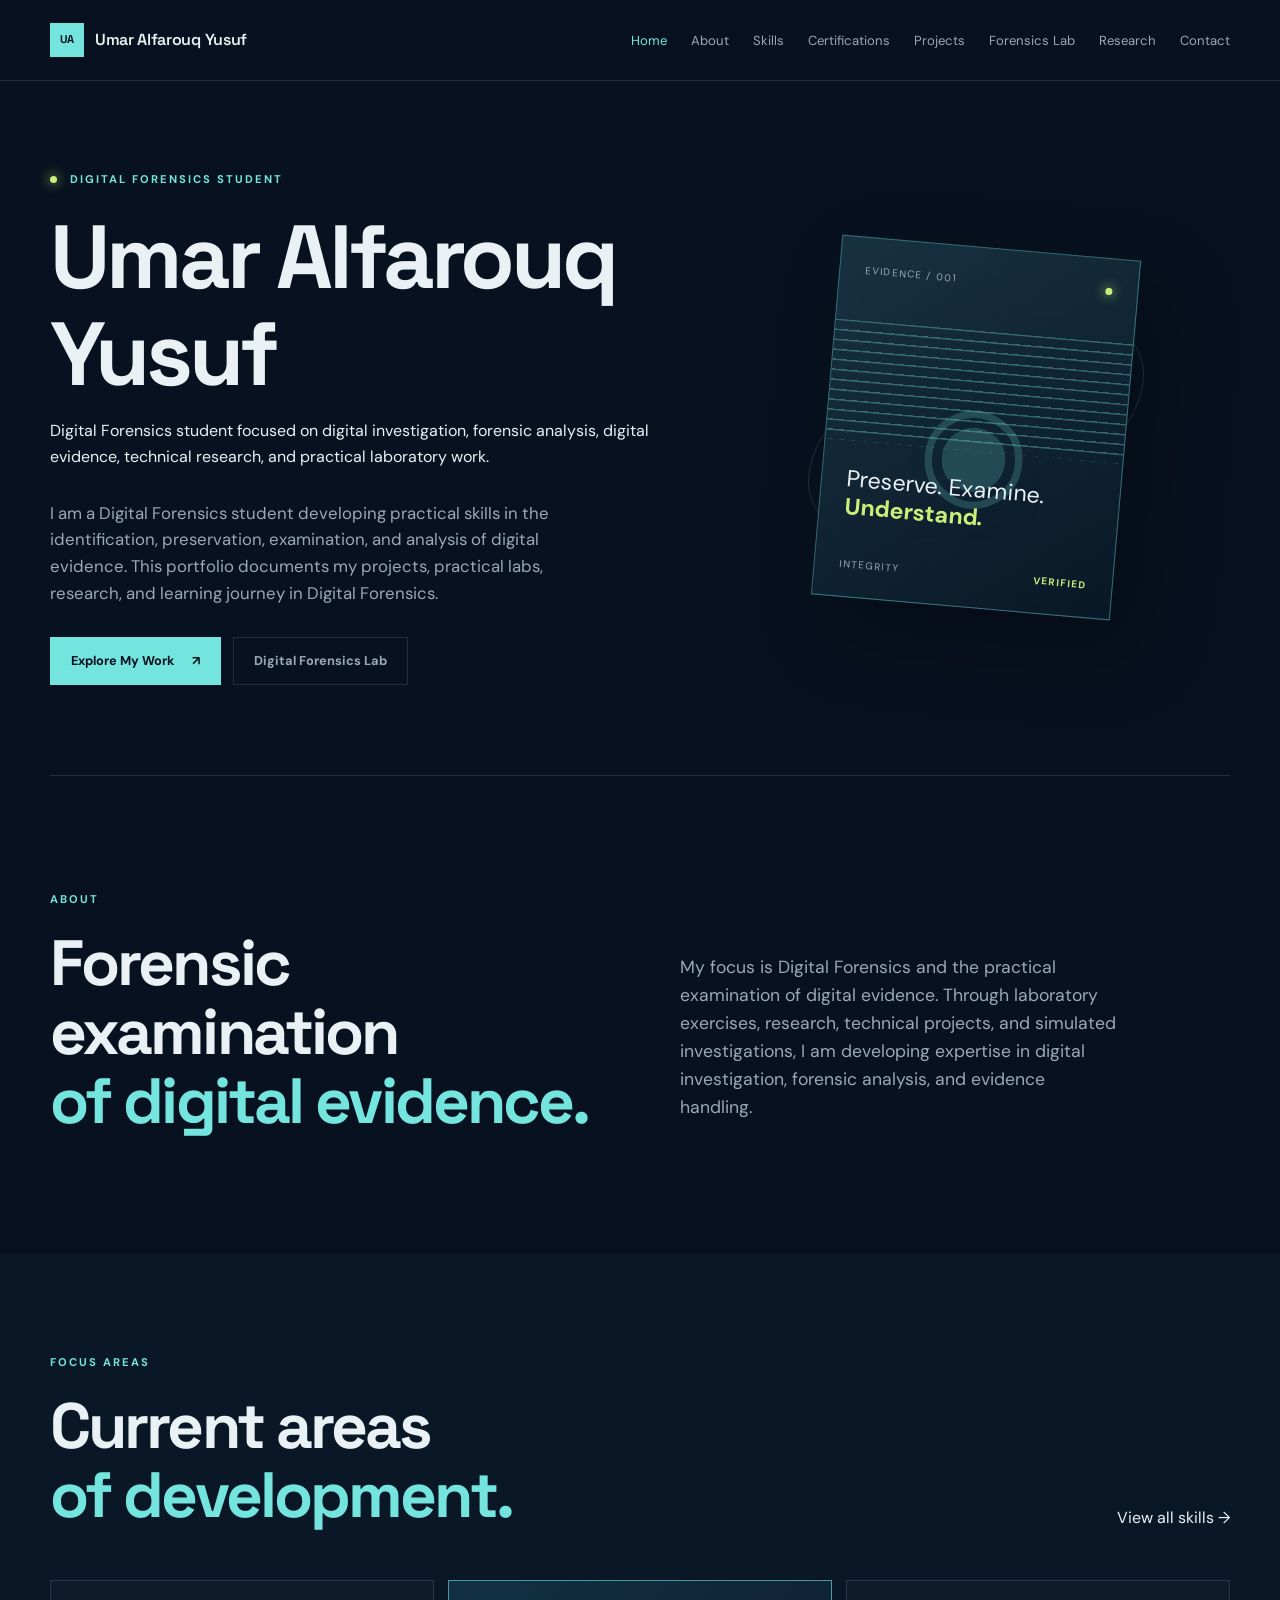
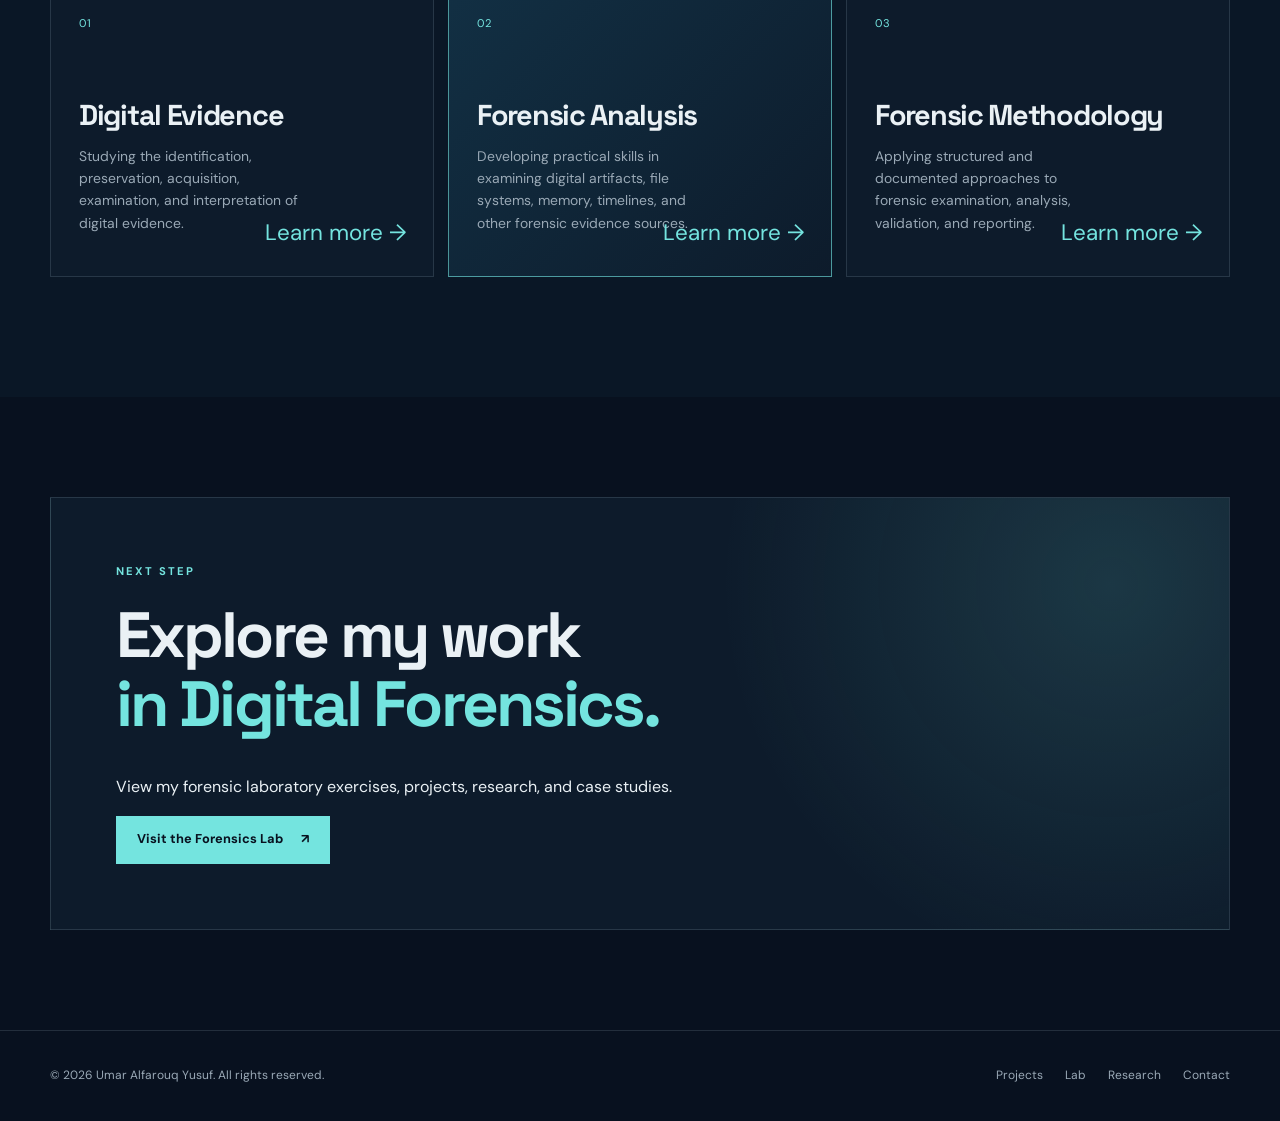
<file: index.html>
<!doctype html>
<html lang="en">
<head>
  <meta charset="UTF-8">
  <meta name="viewport" content="width=device-width, initial-scale=1.0">
  <meta name="description" content="Digital Forensics student focused on digital investigation, forensic analysis, digital evidence, technical research, and practical laboratory work.">
  <meta name="theme-color" content="#08111f">
  <title>Umar Alfarouq Yusuf | Digital Forensics</title>
  <link rel="preconnect" href="https://fonts.googleapis.com">
  <link rel="preconnect" href="https://fonts.gstatic.com" crossorigin>
  <link href="https://fonts.googleapis.com/css2?family=DM+Sans:wght@400;500;600;700&family=Space+Grotesk:wght@500;600;700&display=swap" rel="stylesheet">
  <link rel="stylesheet" href="css/style.css">
</head>
<body>
  <a class="skip-link" href="#main-content">Skip to content</a>
  <header class="site-header">
    <div class="container nav-wrap">
      <a class="brand" href="index.html" aria-label="Umar Alfarouq Yusuf home">
        <span class="brand-mark" aria-hidden="true">UA</span>
        <span>Umar Alfarouq Yusuf</span>
      </a>
      <nav class="site-nav" aria-label="Primary navigation">
        <a class="active" href="index.html" aria-current="page">Home</a>
        <a href="about.html">About</a>
        <a href="skills.html">Skills</a>
        <a href="certifications.html">Certifications</a>
        <a href="projects.html">Projects</a>
        <a href="lab.html">Forensics Lab</a>
        <a href="research.html">Research</a>
        <a href="contact.html">Contact</a>
      </nav>
    </div>
  </header>

  <main id="main-content">
    <section class="hero container" aria-labelledby="hero-title">
      <div class="hero-copy">
        <p class="eyebrow"><span class="status-dot"></span> Digital Forensics Student</p>
        <h1 id="hero-title">Umar Alfarouq Yusuf</h1>
        <p class="hero-subtitle">Digital Forensics student focused on digital investigation, forensic analysis, digital evidence, technical research, and practical laboratory work.</p>
        <p class="hero-text">I am a Digital Forensics student developing practical skills in the identification, preservation, examination, and analysis of digital evidence. This portfolio documents my projects, practical labs, research, and learning journey in Digital Forensics.</p>
        <div class="hero-actions">
          <a class="button button-primary" href="projects.html">Explore My Work <span aria-hidden="true">↗</span></a>
          <a class="button button-secondary" href="lab.html">Digital Forensics Lab</a>
        </div>
      </div>
      <div class="hero-visual" aria-label="Digital forensics focus">
        <div class="orbit orbit-one"></div>
        <div class="orbit orbit-two"></div>
        <div class="evidence-card">
          <div class="card-top"><span class="card-label">EVIDENCE / 001</span><span class="pulse"></span></div>
          <div class="scan-lines"></div>
          <div class="fingerprint" aria-hidden="true">◉</div>
          <p class="card-title">Preserve. Examine.<br><strong>Understand.</strong></p>
          <div class="card-meta"><span>INTEGRITY</span><strong>VERIFIED</strong></div>
        </div>
      </div>
    </section>

    <section class="intro-section container" aria-labelledby="intro-title">
      <div class="section-heading">
        <p class="eyebrow">About</p>
        <h2 id="intro-title">Forensic examination<br><em>of digital evidence.</em></h2>
      </div>
      <div class="intro-content">
        <p>My focus is Digital Forensics and the practical examination of digital evidence. Through laboratory exercises, research, technical projects, and simulated investigations, I am developing expertise in digital investigation, forensic analysis, and evidence handling.</p>
      </div>
    </section>

    <section class="focus-section" aria-labelledby="focus-title">
      <div class="container">
        <div class="section-heading section-heading-row">
          <div>
            <p class="eyebrow">Focus Areas</p>
            <h2 id="focus-title">Current areas<br><em>of development.</em></h2>
          </div>
          <a class="link-arrow" href="skills.html">View all skills <span aria-hidden="true">→</span></a>
        </div>
        <div class="focus-grid">
          <article class="focus-card">
            <span class="number">01</span>
            <h3>Digital Evidence</h3>
            <p>Studying the identification, preservation, acquisition, examination, and interpretation of digital evidence.</p>
            <a href="lab.html" aria-label="Explore Digital Evidence in Forensics Lab">Learn more <span aria-hidden="true">→</span></a>
          </article>
          <article class="focus-card featured">
            <span class="number">02</span>
            <h3>Forensic Analysis</h3>
            <p>Developing practical skills in examining digital artifacts, file systems, memory, timelines, and other forensic evidence sources.</p>
            <a href="projects.html" aria-label="Explore Forensic Analysis projects">Learn more <span aria-hidden="true">→</span></a>
          </article>
          <article class="focus-card">
            <span class="number">03</span>
            <h3>Forensic Methodology</h3>
            <p>Applying structured and documented approaches to forensic examination, analysis, validation, and reporting.</p>
            <a href="research.html" aria-label="Explore Forensic Methodology in Research">Learn more <span aria-hidden="true">→</span></a>
          </article>
        </div>
      </div>
    </section>

    <section class="cta-section container" aria-labelledby="cta-title">
      <div class="cta-box">
        <p class="eyebrow">Next step</p>
        <h2 id="cta-title">Explore my work<br><em>in Digital Forensics.</em></h2>
        <p>View my forensic laboratory exercises, projects, research, and case studies.</p>
        <a class="button button-primary" href="lab.html">Visit the Forensics Lab <span aria-hidden="true">↗</span></a>
      </div>
    </section>
  </main>

  <footer class="site-footer">
    <div class="container footer-wrap">
      <p>© 2026 Umar Alfarouq Yusuf. All rights reserved.</p>
      <div>
        <a href="projects.html">Projects</a>
        <a href="lab.html">Lab</a>
        <a href="research.html">Research</a>
        <a href="contact.html">Contact</a>
      </div>
    </div>
  </footer>
</body>
</html>
</file>
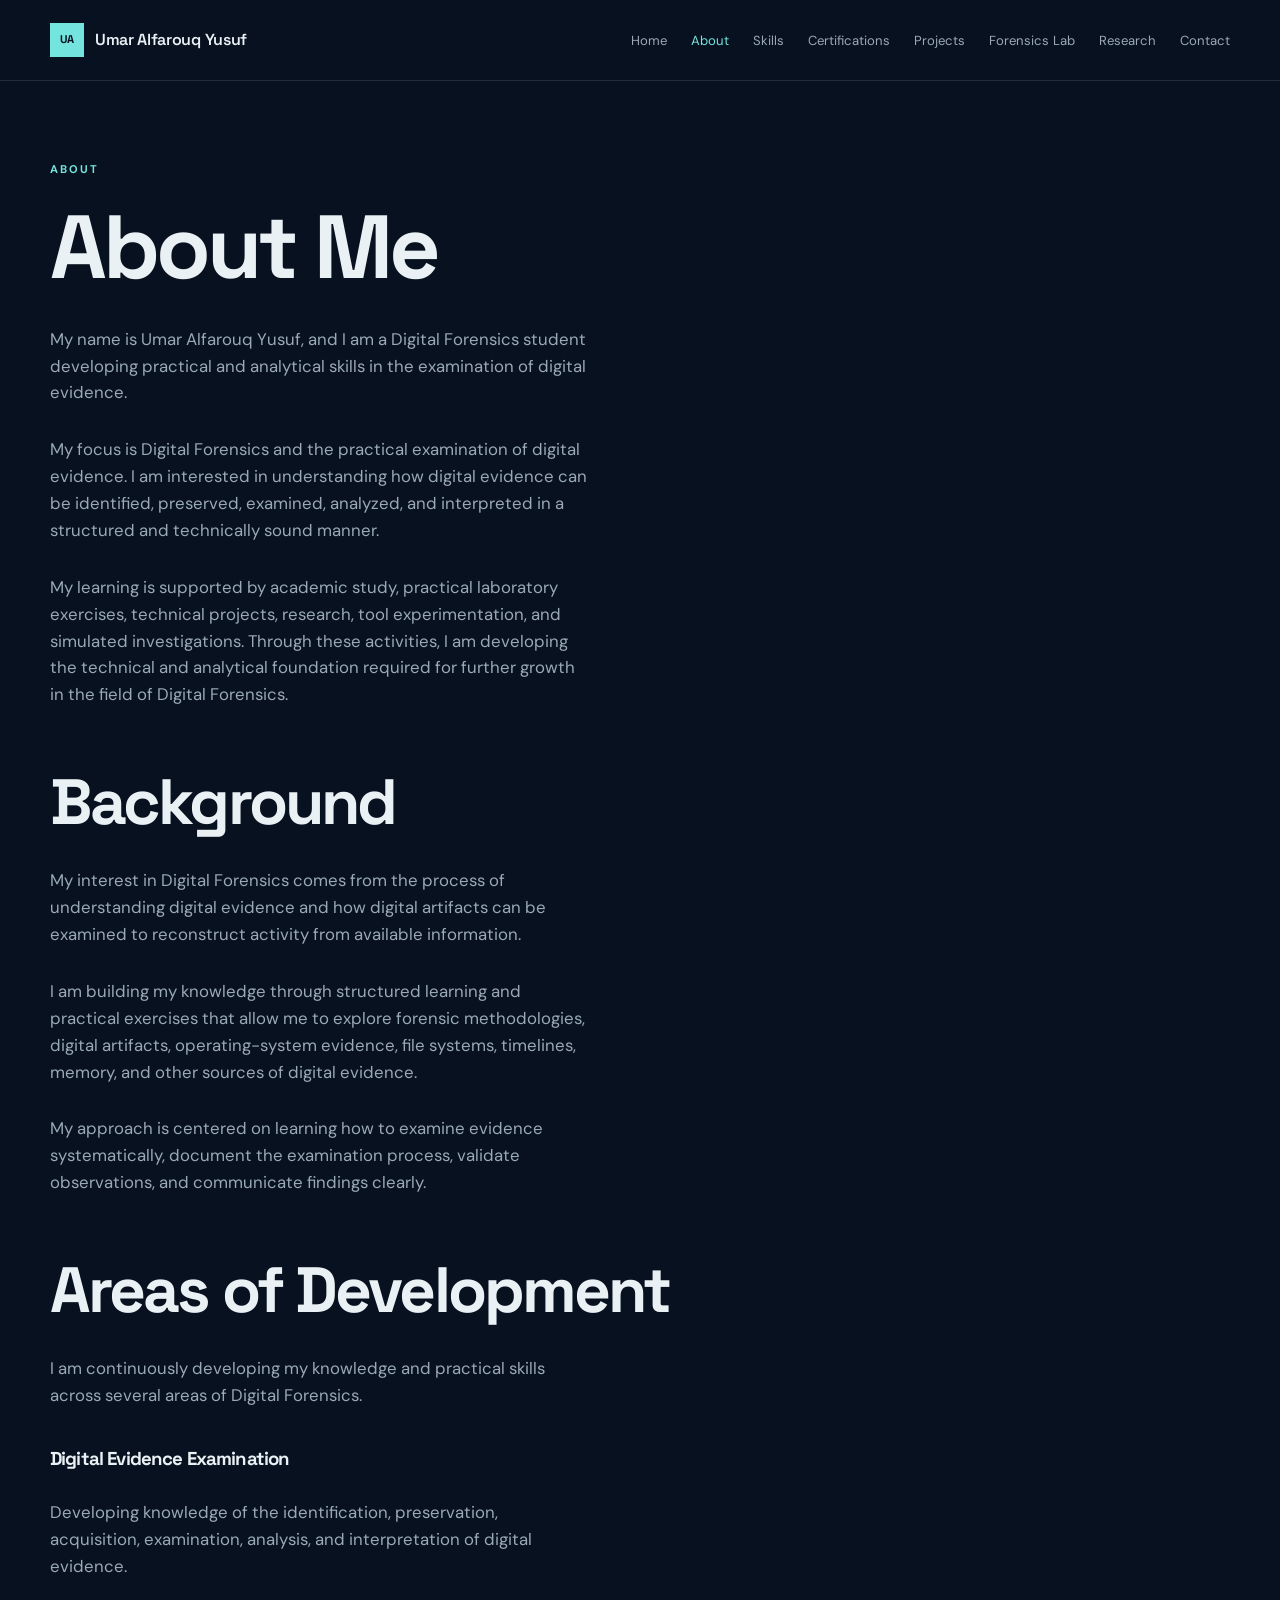
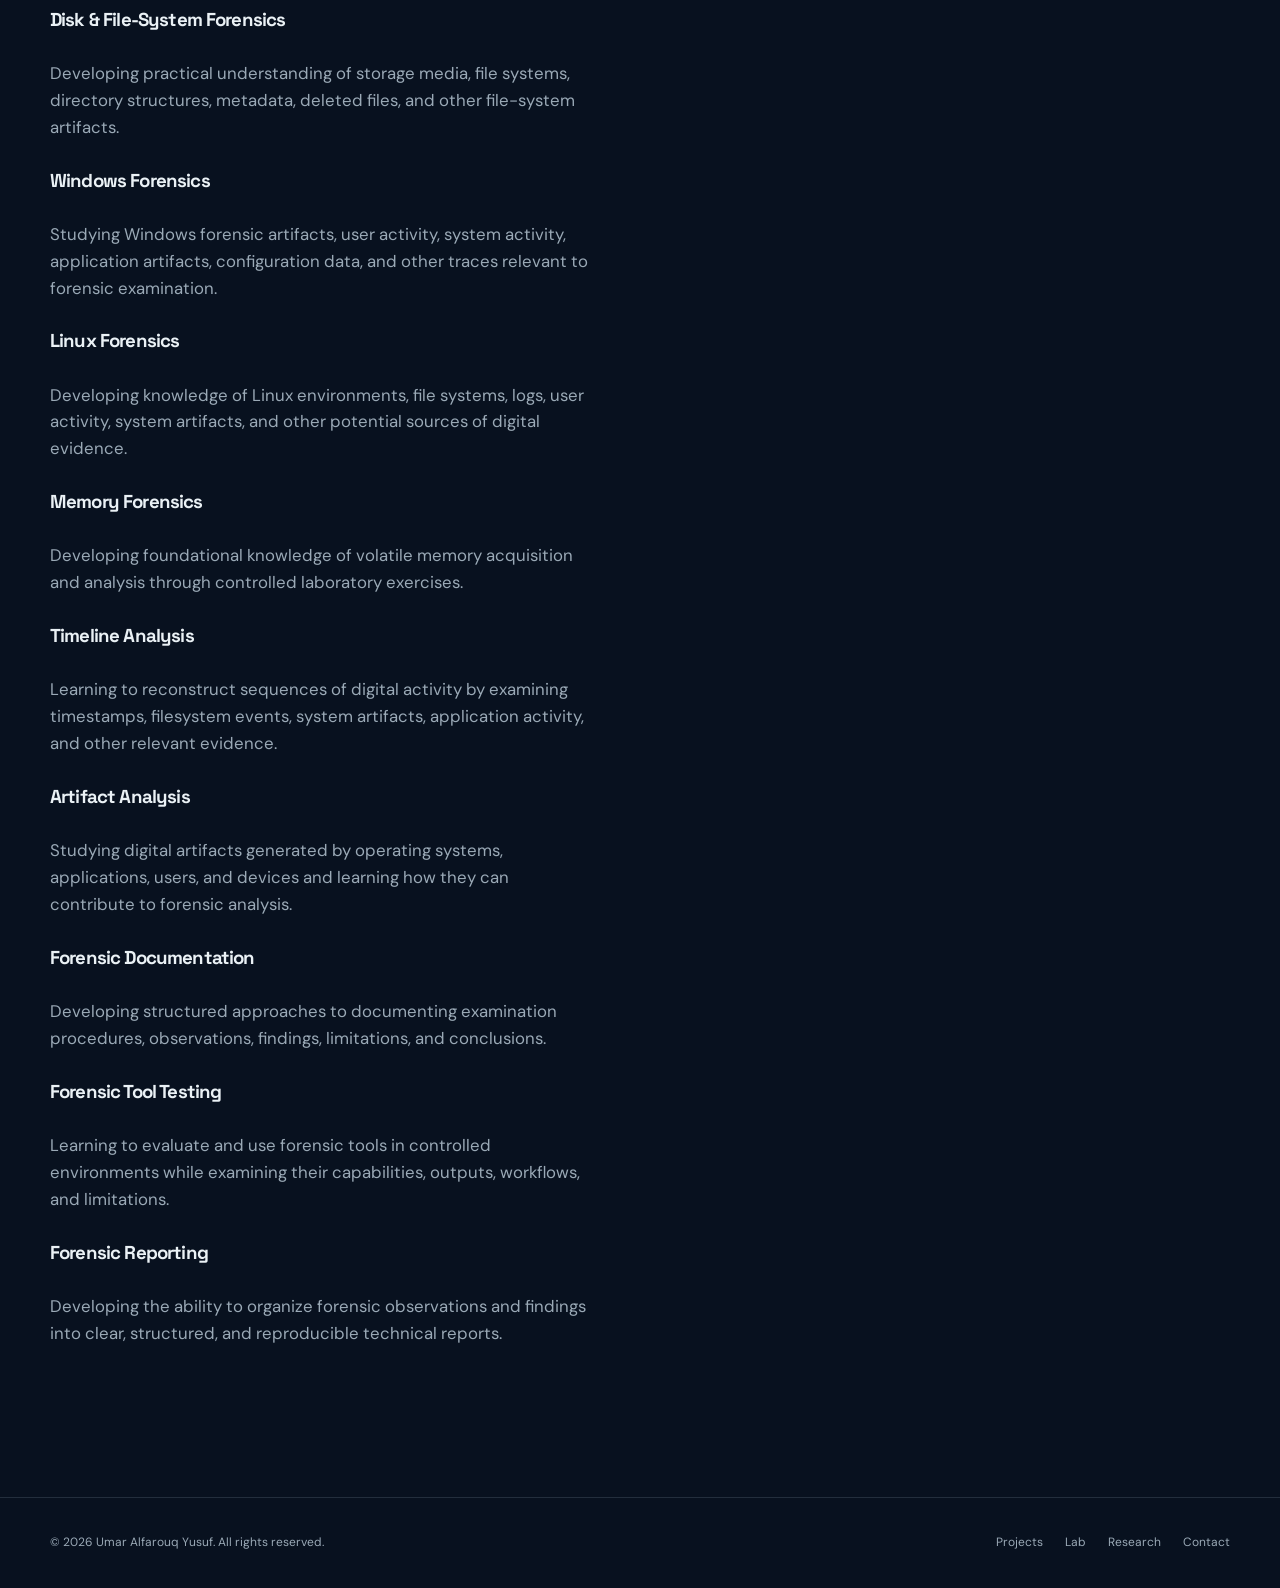
<file: about.html>
<!doctype html>
<html lang="en">
<head>
  <meta charset="UTF-8">
  <meta name="viewport" content="width=device-width, initial-scale=1.0">
  <meta name="description" content="About Umar Alfarouq Yusuf, a Digital Forensics student developing practical skills in digital evidence examination and forensic analysis.">
  <meta name="theme-color" content="#08111f">
  <title>About | Umar Alfarouq Yusuf</title>
  <link rel="preconnect" href="https://fonts.googleapis.com">
  <link rel="preconnect" href="https://fonts.gstatic.com" crossorigin>
  <link href="https://fonts.googleapis.com/css2?family=DM+Sans:wght@400;500;600;700&family=Space+Grotesk:wght@500;600;700&display=swap" rel="stylesheet">
  <link rel="stylesheet" href="css/style.css">
</head>
<body>
  <header class="site-header">
    <div class="container nav-wrap">
      <a class="brand" href="index.html" aria-label="Umar Alfarouq Yusuf home">
        <span class="brand-mark" aria-hidden="true">UA</span>
        <span>Umar Alfarouq Yusuf</span>
      </a>
      <nav class="site-nav" aria-label="Primary navigation">
        <a href="index.html">Home</a>
        <a class="active" href="about.html" aria-current="page">About</a>
        <a href="skills.html">Skills</a>
        <a href="certifications.html">Certifications</a>
        <a href="projects.html">Projects</a>
        <a href="lab.html">Forensics Lab</a>
        <a href="research.html">Research</a>
        <a href="contact.html">Contact</a>
      </nav>
    </div>
  </header>

  <main class="container" style="padding: 80px 0 120px;">
    <section aria-labelledby="about-me-title">
      <p class="eyebrow">About</p>
      <h1 id="about-me-title">About Me</h1>
      <p class="hero-text">My name is Umar Alfarouq Yusuf, and I am a Digital Forensics student developing practical and analytical skills in the examination of digital evidence.</p>
      <p class="hero-text">My focus is Digital Forensics and the practical examination of digital evidence. I am interested in understanding how digital evidence can be identified, preserved, examined, analyzed, and interpreted in a structured and technically sound manner.</p>
      <p class="hero-text">My learning is supported by academic study, practical laboratory exercises, technical projects, research, tool experimentation, and simulated investigations. Through these activities, I am developing the technical and analytical foundation required for further growth in the field of Digital Forensics.</p>
    </section>

    <section style="margin-top: 60px;" aria-labelledby="background-title">
      <h2 id="background-title">Background</h2>
      <p class="hero-text">My interest in Digital Forensics comes from the process of understanding digital evidence and how digital artifacts can be examined to reconstruct activity from available information.</p>
      <p class="hero-text">I am building my knowledge through structured learning and practical exercises that allow me to explore forensic methodologies, digital artifacts, operating-system evidence, file systems, timelines, memory, and other sources of digital evidence.</p>
      <p class="hero-text">My approach is centered on learning how to examine evidence systematically, document the examination process, validate observations, and communicate findings clearly.</p>
    </section>

    <section style="margin-top: 60px;" aria-labelledby="areas-of-development-title">
      <h2 id="areas-of-development-title">Areas of Development</h2>
      <p class="hero-text">I am continuously developing my knowledge and practical skills across several areas of Digital Forensics.</p>
      
      <div style="margin-top: 40px;">
        <h3 style="margin-top: 30px; margin-bottom: 10px;">Digital Evidence Examination</h3>
        <p class="hero-text">Developing knowledge of the identification, preservation, acquisition, examination, analysis, and interpretation of digital evidence.</p>

        <h3 style="margin-top: 30px; margin-bottom: 10px;">Disk & File-System Forensics</h3>
        <p class="hero-text">Developing practical understanding of storage media, file systems, directory structures, metadata, deleted files, and other file-system artifacts.</p>

        <h3 style="margin-top: 30px; margin-bottom: 10px;">Windows Forensics</h3>
        <p class="hero-text">Studying Windows forensic artifacts, user activity, system activity, application artifacts, configuration data, and other traces relevant to forensic examination.</p>

        <h3 style="margin-top: 30px; margin-bottom: 10px;">Linux Forensics</h3>
        <p class="hero-text">Developing knowledge of Linux environments, file systems, logs, user activity, system artifacts, and other potential sources of digital evidence.</p>

        <h3 style="margin-top: 30px; margin-bottom: 10px;">Memory Forensics</h3>
        <p class="hero-text">Developing foundational knowledge of volatile memory acquisition and analysis through controlled laboratory exercises.</p>

        <h3 style="margin-top: 30px; margin-bottom: 10px;">Timeline Analysis</h3>
        <p class="hero-text">Learning to reconstruct sequences of digital activity by examining timestamps, filesystem events, system artifacts, application activity, and other relevant evidence.</p>

        <h3 style="margin-top: 30px; margin-bottom: 10px;">Artifact Analysis</h3>
        <p class="hero-text">Studying digital artifacts generated by operating systems, applications, users, and devices and learning how they can contribute to forensic analysis.</p>

        <h3 style="margin-top: 30px; margin-bottom: 10px;">Forensic Documentation</h3>
        <p class="hero-text">Developing structured approaches to documenting examination procedures, observations, findings, limitations, and conclusions.</p>

        <h3 style="margin-top: 30px; margin-bottom: 10px;">Forensic Tool Testing</h3>
        <p class="hero-text">Learning to evaluate and use forensic tools in controlled environments while examining their capabilities, outputs, workflows, and limitations.</p>

        <h3 style="margin-top: 30px; margin-bottom: 10px;">Forensic Reporting</h3>
        <p class="hero-text">Developing the ability to organize forensic observations and findings into clear, structured, and reproducible technical reports.</p>
      </div>
    </section>
  </main>

  <footer class="site-footer">
    <div class="container footer-wrap">
      <p>© 2026 Umar Alfarouq Yusuf. All rights reserved.</p>
      <div>
        <a href="projects.html">Projects</a>
        <a href="lab.html">Lab</a>
        <a href="research.html">Research</a>
        <a href="contact.html">Contact</a>
      </div>
    </div>
  </footer>
</body>
</html>
</file>
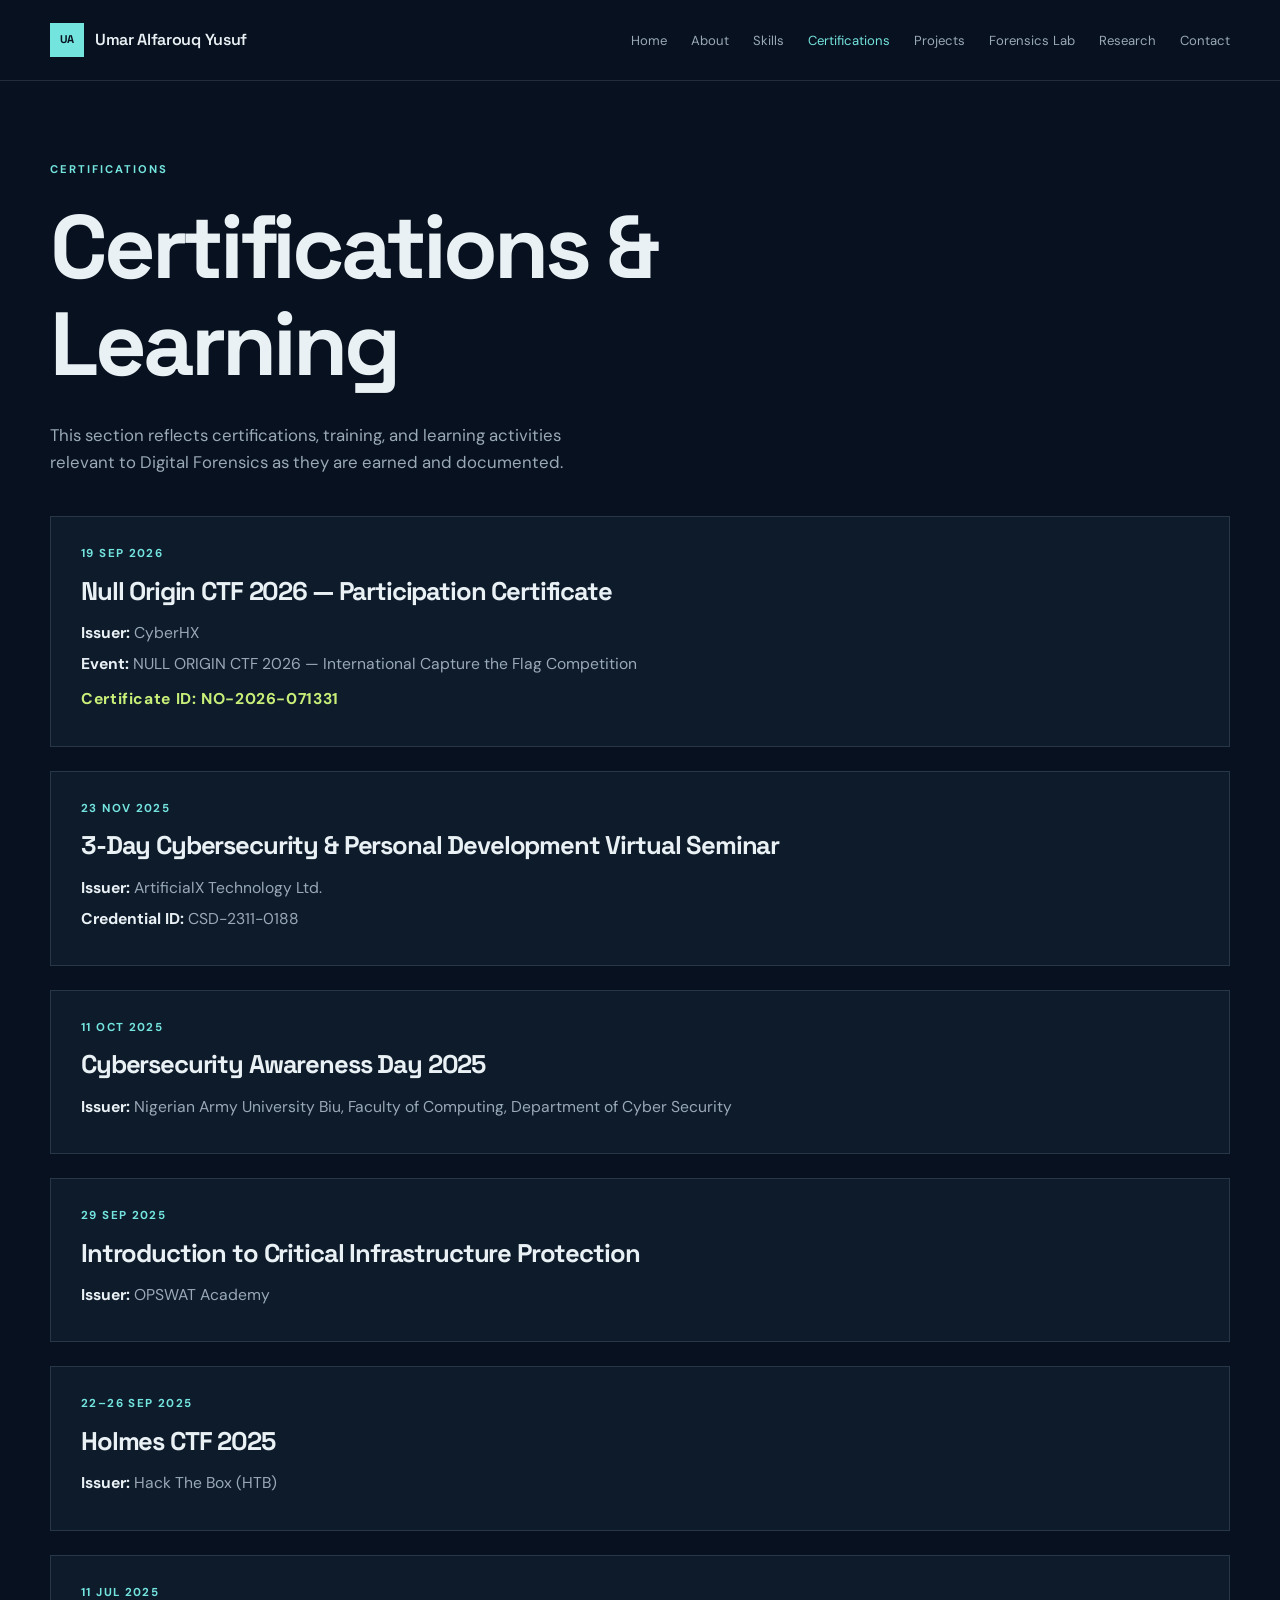
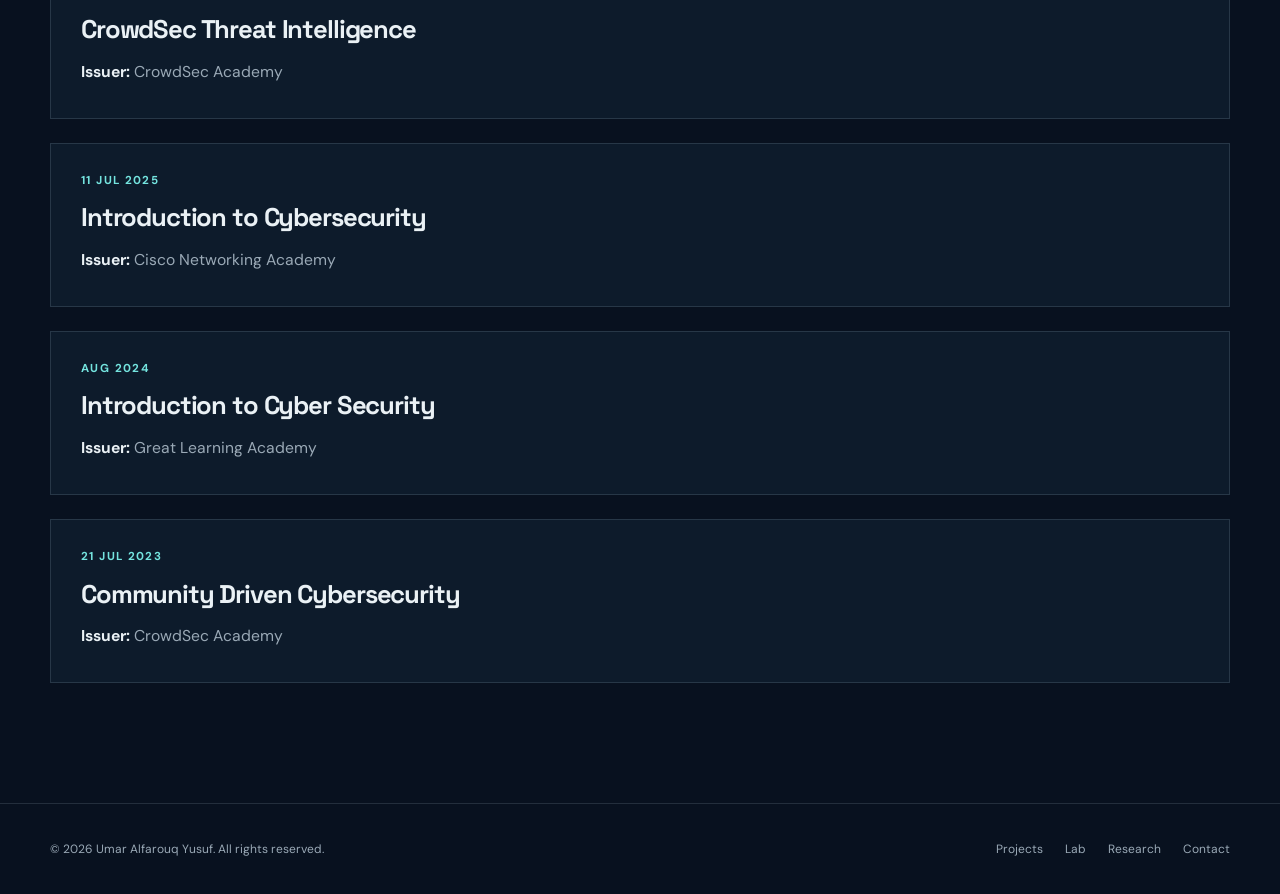
<file: certifications.html>
<!doctype html>
<html lang="en">
<head>
  <meta charset="UTF-8">
  <meta name="viewport" content="width=device-width, initial-scale=1.0">
  <meta name="description" content="Certifications and learning milestones of Umar Alfarouq Yusuf in Digital Forensics.">
  <meta name="theme-color" content="#08111f">
  <title>Certifications | Umar Alfarouq Yusuf</title>
  <link rel="preconnect" href="https://fonts.googleapis.com">
  <link rel="preconnect" href="https://fonts.gstatic.com" crossorigin>
  <link href="https://fonts.googleapis.com/css2?family=DM+Sans:wght@400;500;600;700&family=Space+Grotesk:wght@500;600;700&display=swap" rel="stylesheet">
  <link rel="stylesheet" href="css/style.css">
  <style>
    .certifications-page {
      padding: 80px 0 120px;
    }

    .cert-list {
      display: grid;
      gap: 24px;
      margin-top: 40px;
    }

    .cert-card {
      padding: 28px 30px;
      border: 1px solid var(--line);
      background: var(--panel);
      transition: border-color 0.2s ease, transform 0.2s ease;
    }

    .cert-card:hover {
      border-color: var(--cyan);
      transform: translateY(-2px);
    }

    .cert-date {
      color: var(--cyan);
      font-size: 0.72rem;
      font-weight: 700;
      letter-spacing: 0.12em;
      text-transform: uppercase;
      margin-bottom: 12px;
    }

    .cert-card h3 {
      margin-bottom: 14px;
      font-size: clamp(1.5rem, 2vw, 2.1rem);
      line-height: 1.2;
    }

    .cert-card p {
      margin: 6px 0;
      color: var(--muted);
      font-size: 0.98rem;
    }

    .cert-card strong {
      color: var(--ink);
    }

    .cert-card .cert-id {
      margin-top: 10px;
      color: var(--lime);
      font-weight: 700;
      letter-spacing: 0.04em;
    }

    @media (max-width: 620px) {
      .cert-card {
        padding: 22px 20px;
      }
    }
  </style>
</head>
<body>
  <header class="site-header">
    <div class="container nav-wrap">
      <a class="brand" href="index.html" aria-label="Umar Alfarouq Yusuf home">
        <span class="brand-mark" aria-hidden="true">UA</span>
        <span>Umar Alfarouq Yusuf</span>
      </a>
      <nav class="site-nav" aria-label="Primary navigation">
        <a href="index.html">Home</a>
        <a href="about.html">About</a>
        <a href="skills.html">Skills</a>
        <a class="active" href="certifications.html" aria-current="page">Certifications</a>
        <a href="projects.html">Projects</a>
        <a href="lab.html">Forensics Lab</a>
        <a href="research.html">Research</a>
        <a href="contact.html">Contact</a>
      </nav>
    </div>
  </header>

  <main class="container certifications-page">
    <p class="eyebrow">Certifications</p>
    <h1>Certifications & Learning</h1>
    <p class="hero-text">This section reflects certifications, training, and learning activities relevant to Digital Forensics as they are earned and documented.</p>

    <div class="cert-list">
      <article class="cert-card">
        <div class="cert-date">19 Sep 2026</div>
        <h3>Null Origin CTF 2026 — Participation Certificate</h3>
        <p><strong>Issuer:</strong> CyberHX</p>
        <p><strong>Event:</strong> NULL ORIGIN CTF 2026 — International Capture the Flag Competition</p>
        <p class="cert-id">Certificate ID: NO-2026-071331</p>
      </article>

      <article class="cert-card">
        <div class="cert-date">23 Nov 2025</div>
        <h3>3-Day Cybersecurity & Personal Development Virtual Seminar</h3>
        <p><strong>Issuer:</strong> ArtificialX Technology Ltd.</p>
        <p><strong>Credential ID:</strong> CSD-2311-0188</p>
      </article>

      <article class="cert-card">
        <div class="cert-date">11 Oct 2025</div>
        <h3>Cybersecurity Awareness Day 2025</h3>
        <p><strong>Issuer:</strong> Nigerian Army University Biu, Faculty of Computing, Department of Cyber Security</p>
      </article>

      <article class="cert-card">
        <div class="cert-date">29 Sep 2025</div>
        <h3>Introduction to Critical Infrastructure Protection</h3>
        <p><strong>Issuer:</strong> OPSWAT Academy</p>
      </article>

      <article class="cert-card">
        <div class="cert-date">22–26 Sep 2025</div>
        <h3>Holmes CTF 2025</h3>
        <p><strong>Issuer:</strong> Hack The Box (HTB)</p>
      </article>

      <article class="cert-card">
        <div class="cert-date">11 Jul 2025</div>
        <h3>CrowdSec Threat Intelligence</h3>
        <p><strong>Issuer:</strong> CrowdSec Academy</p>
      </article>

      <article class="cert-card">
        <div class="cert-date">11 Jul 2025</div>
        <h3>Introduction to Cybersecurity</h3>
        <p><strong>Issuer:</strong> Cisco Networking Academy</p>
      </article>

      <article class="cert-card">
        <div class="cert-date">Aug 2024</div>
        <h3>Introduction to Cyber Security</h3>
        <p><strong>Issuer:</strong> Great Learning Academy</p>
      </article>

      <article class="cert-card">
        <div class="cert-date">21 Jul 2023</div>
        <h3>Community Driven Cybersecurity</h3>
        <p><strong>Issuer:</strong> CrowdSec Academy</p>
      </article>
    </div>
  </main>

  <footer class="site-footer">
    <div class="container footer-wrap">
      <p>© 2026 Umar Alfarouq Yusuf. All rights reserved.</p>
      <div>
        <a href="projects.html">Projects</a>
        <a href="lab.html">Lab</a>
        <a href="research.html">Research</a>
        <a href="contact.html">Contact</a>
      </div>
    </div>
  </footer>
</body>
</html>
</file>
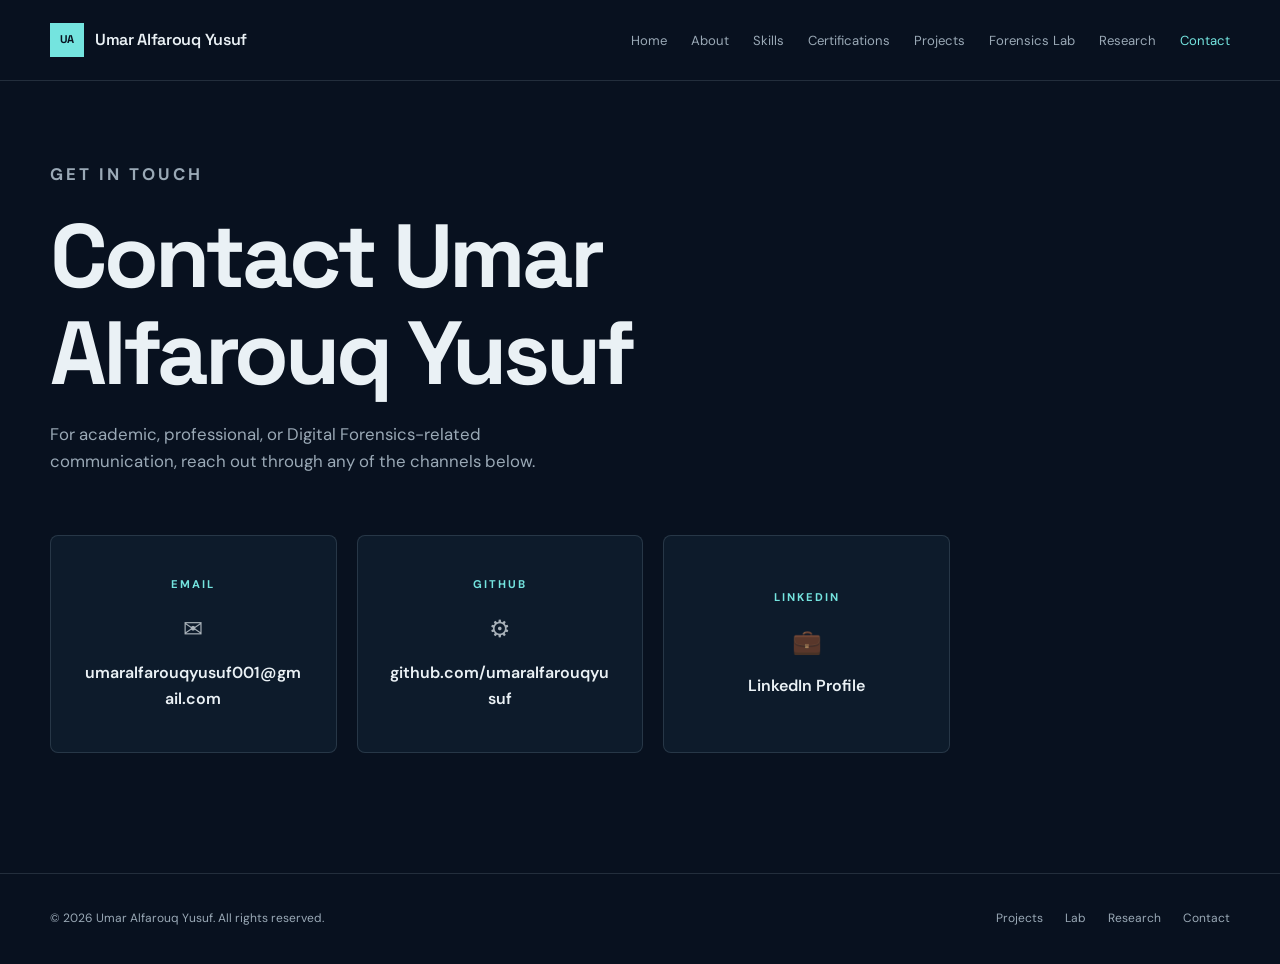
<file: contact.html>
<!doctype html>
<html lang="en">
<head>
  <meta charset="UTF-8">
  <meta name="viewport" content="width=device-width, initial-scale=1.0">
  <meta name="description" content="Contact Umar Alfarouq Yusuf about Digital Forensics.">
  <meta name="theme-color" content="#08111f">
  <title>Contact | Umar Alfarouq Yusuf</title>
  <link rel="preconnect" href="https://fonts.googleapis.com">
  <link rel="preconnect" href="https://fonts.gstatic.com" crossorigin>
  <link href="https://fonts.googleapis.com/css2?family=DM+Sans:wght@400;500;600;700&family=Space+Grotesk:wght@500;600;700&display=swap" rel="stylesheet">
  <link rel="stylesheet" href="css/style.css">
  <style>
    .contact-section {
      padding-block: 80px 120px;
    }
    
    .contact-intro {
      margin-bottom: 60px;
    }
    
    .contact-intro h1 {
      margin-bottom: 20px;
    }
    
    .contact-intro p {
      max-width: 540px;
      color: var(--muted);
      font-size: 1.05rem;
    }
    
    .contact-links {
      display: grid;
      grid-template-columns: repeat(auto-fit, minmax(280px, 1fr));
      gap: 20px;
      max-width: 900px;
    }
    
    .contact-card {
      display: flex;
      flex-direction: column;
      align-items: center;
      justify-content: center;
      padding: 40px 30px;
      border: 1px solid var(--line);
      background: var(--panel);
      border-radius: 8px;
      text-align: center;
      transition: all 0.3s ease;
    }
    
    .contact-card:hover {
      border-color: var(--cyan);
      background: linear-gradient(135deg, rgba(116, 228, 223, 0.1), rgba(116, 228, 223, 0.05));
      transform: translateY(-4px);
    }
    
    .contact-label {
      display: block;
      color: var(--cyan);
      font-size: 0.7rem;
      font-weight: 700;
      letter-spacing: 0.18em;
      text-transform: uppercase;
      margin-bottom: 16px;
    }
    
    .contact-link {
      display: inline-block;
      color: var(--ink);
      font-size: 1rem;
      font-weight: 600;
      word-break: break-all;
      transition: all 0.2s ease;
    }
    
    .contact-card:hover .contact-link {
      color: var(--lime);
    }
    
    .contact-icon {
      font-size: 1.5rem;
      margin-bottom: 12px;
      opacity: 0.7;
      transition: opacity 0.2s ease;
    }
    
    .contact-card:hover .contact-icon {
      opacity: 1;
    }
    
    @media (max-width: 620px) {
      .contact-links {
        grid-template-columns: 1fr;
      }
      
      .contact-card {
        padding: 30px 20px;
      }
      
      .contact-link {
        font-size: 0.95rem;
      }
    }
  </style>
</head>
<body>
  <header class="site-header">
    <div class="container nav-wrap">
      <a class="brand" href="index.html" aria-label="Umar Alfarouq Yusuf home">
        <span class="brand-mark" aria-hidden="true">UA</span>
        <span>Umar Alfarouq Yusuf</span>
      </a>
      <nav class="site-nav" aria-label="Primary navigation">
        <a href="index.html">Home</a>
        <a href="about.html">About</a>
        <a href="skills.html">Skills</a>
        <a href="certifications.html">Certifications</a>
        <a href="projects.html">Projects</a>
        <a href="lab.html">Forensics Lab</a>
        <a href="research.html">Research</a>
        <a class="active" href="contact.html" aria-current="page">Contact</a>
      </nav>
    </div>
  </header>

  <main class="container">
    <section class="contact-section">
      <div class="contact-intro">
        <p class="eyebrow">Get in Touch</p>
        <h1>Contact Umar Alfarouq Yusuf</h1>
        <p>For academic, professional, or Digital Forensics-related communication, reach out through any of the channels below.</p>
      </div>

      <div class="contact-links">
        <div class="contact-card">
          <span class="contact-label">Email</span>
          <span class="contact-icon">✉</span>
          <a href="mailto:umaralfarouqyusuf001@gmail.com" class="contact-link">umaralfarouqyusuf001@gmail.com</a>
        </div>

        <div class="contact-card">
          <span class="contact-label">GitHub</span>
          <span class="contact-icon">⚙</span>
          <a href="https://github.com/umaralfarouqyusuf" target="_blank" rel="noopener noreferrer" class="contact-link">github.com/umaralfarouqyusuf</a>
        </div>

        <div class="contact-card">
          <span class="contact-label">LinkedIn</span>
          <span class="contact-icon">💼</span>
          <a href="https://www.linkedin.com/in/umar-alfarouq-yusuf-2980b3384?utm_source=share_via&utm_content=profile&utm_medium=member_android" target="_blank" rel="noopener noreferrer" class="contact-link">LinkedIn Profile</a>
        </div>
      </div>
    </section>
  </main>

  <footer class="site-footer">
    <div class="container footer-wrap">
      <p>© 2026 Umar Alfarouq Yusuf. All rights reserved.</p>
      <div>
        <a href="projects.html">Projects</a>
        <a href="lab.html">Lab</a>
        <a href="research.html">Research</a>
        <a href="contact.html">Contact</a>
      </div>
    </div>
  </footer>
</body>
</html>
</file>
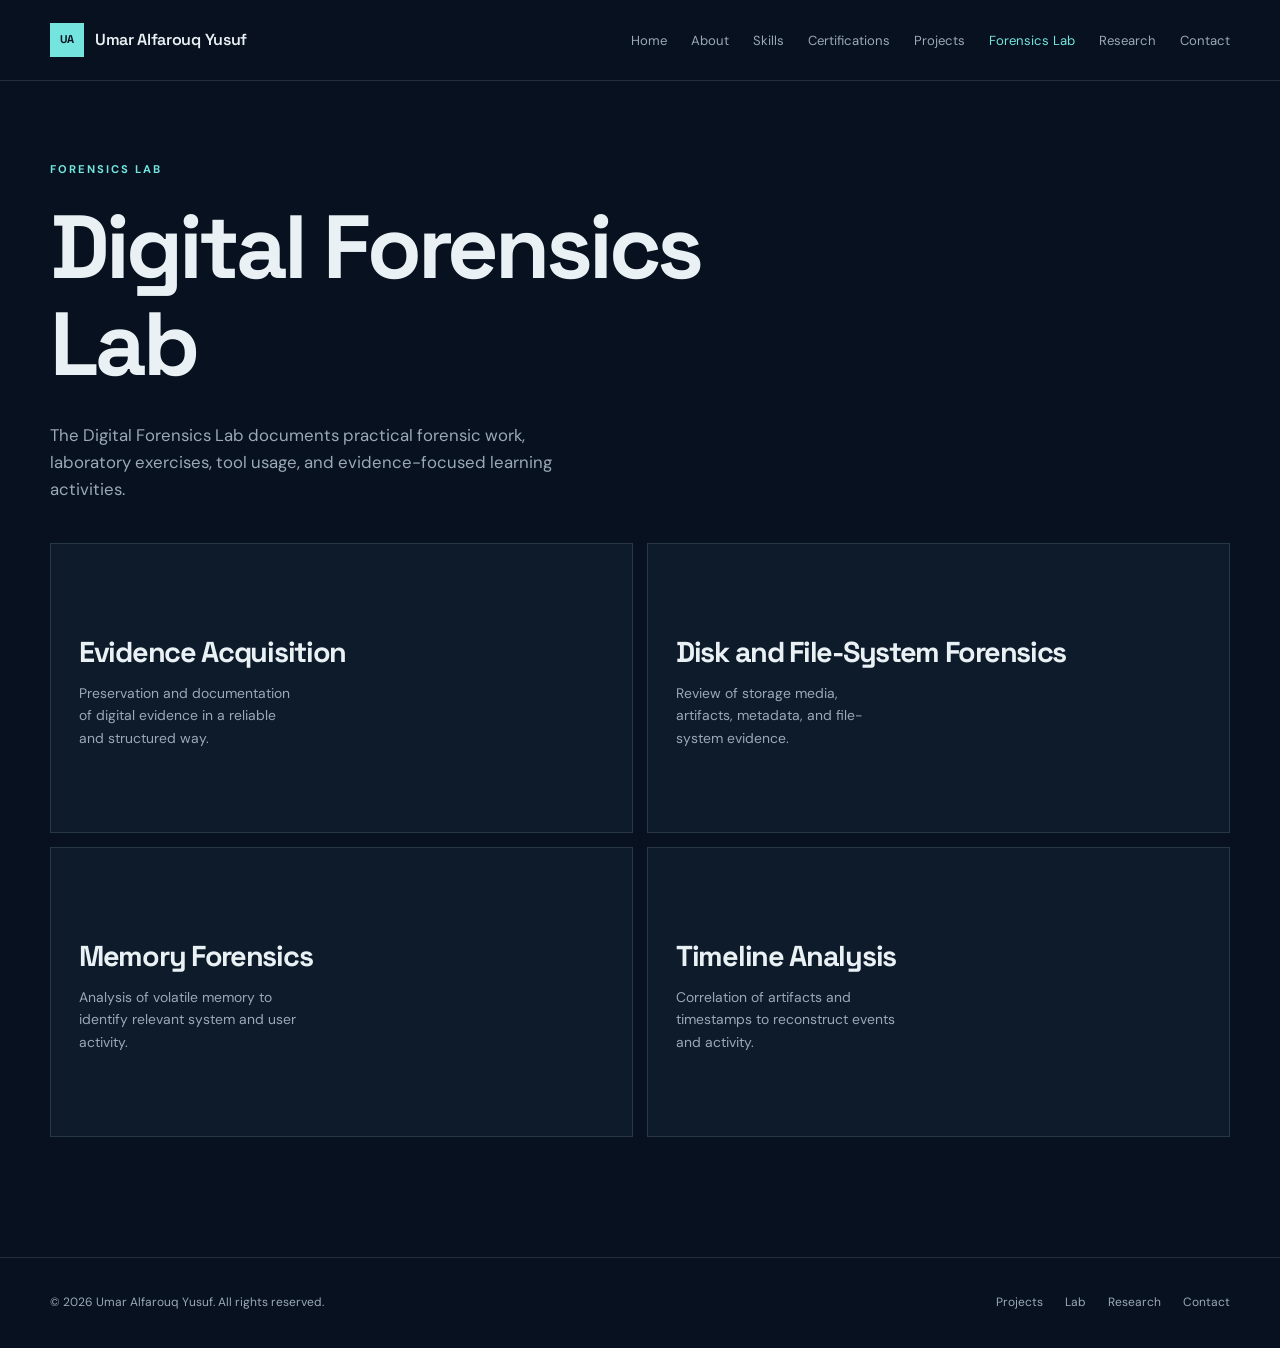
<file: lab.html>
<!doctype html>
<html lang="en">
<head>
  <meta charset="UTF-8">
  <meta name="viewport" content="width=device-width, initial-scale=1.0">
  <meta name="description" content="Digital Forensics Lab by Umar Alfarouq Yusuf.">
  <meta name="theme-color" content="#08111f">
  <title>Forensics Lab | Umar Alfarouq Yusuf</title>
  <link rel="preconnect" href="https://fonts.googleapis.com">
  <link rel="preconnect" href="https://fonts.gstatic.com" crossorigin>
  <link href="https://fonts.googleapis.com/css2?family=DM+Sans:wght@400;500;600;700&family=Space+Grotesk:wght@500;600;700&display=swap" rel="stylesheet">
  <link rel="stylesheet" href="css/style.css">
</head>
<body>
  <header class="site-header">
    <div class="container nav-wrap">
      <a class="brand" href="index.html" aria-label="Umar Alfarouq Yusuf home">
        <span class="brand-mark" aria-hidden="true">UA</span>
        <span>Umar Alfarouq Yusuf</span>
      </a>
      <nav class="site-nav" aria-label="Primary navigation">
        <a href="index.html">Home</a>
        <a href="about.html">About</a>
        <a href="skills.html">Skills</a>
        <a href="certifications.html">Certifications</a>
        <a href="projects.html">Projects</a>
        <a class="active" href="lab.html" aria-current="page">Forensics Lab</a>
        <a href="research.html">Research</a>
        <a href="contact.html">Contact</a>
      </nav>
    </div>
  </header>

  <main class="container" style="padding: 80px 0 120px;">
    <p class="eyebrow">Forensics Lab</p>
    <h1>Digital Forensics Lab</h1>
    <p class="hero-text">The Digital Forensics Lab documents practical forensic work, laboratory exercises, tool usage, and evidence-focused learning activities.</p>

    <div class="focus-grid" style="margin-top: 40px; grid-template-columns: repeat(2, minmax(0, 1fr));">
      <article class="focus-card">
        <h3>Evidence Acquisition</h3>
        <p>Preservation and documentation of digital evidence in a reliable and structured way.</p>
      </article>
      <article class="focus-card">
        <h3>Disk and File-System Forensics</h3>
        <p>Review of storage media, artifacts, metadata, and file-system evidence.</p>
      </article>
      <article class="focus-card">
        <h3>Memory Forensics</h3>
        <p>Analysis of volatile memory to identify relevant system and user activity.</p>
      </article>
      <article class="focus-card">
        <h3>Timeline Analysis</h3>
        <p>Correlation of artifacts and timestamps to reconstruct events and activity.</p>
      </article>
    </div>
  </main>

  <footer class="site-footer">
    <div class="container footer-wrap">
      <p>© 2026 Umar Alfarouq Yusuf. All rights reserved.</p>
      <div>
        <a href="projects.html">Projects</a>
        <a href="lab.html">Lab</a>
        <a href="research.html">Research</a>
        <a href="contact.html">Contact</a>
      </div>
    </div>
  </footer>
</body>
</html>
</file>
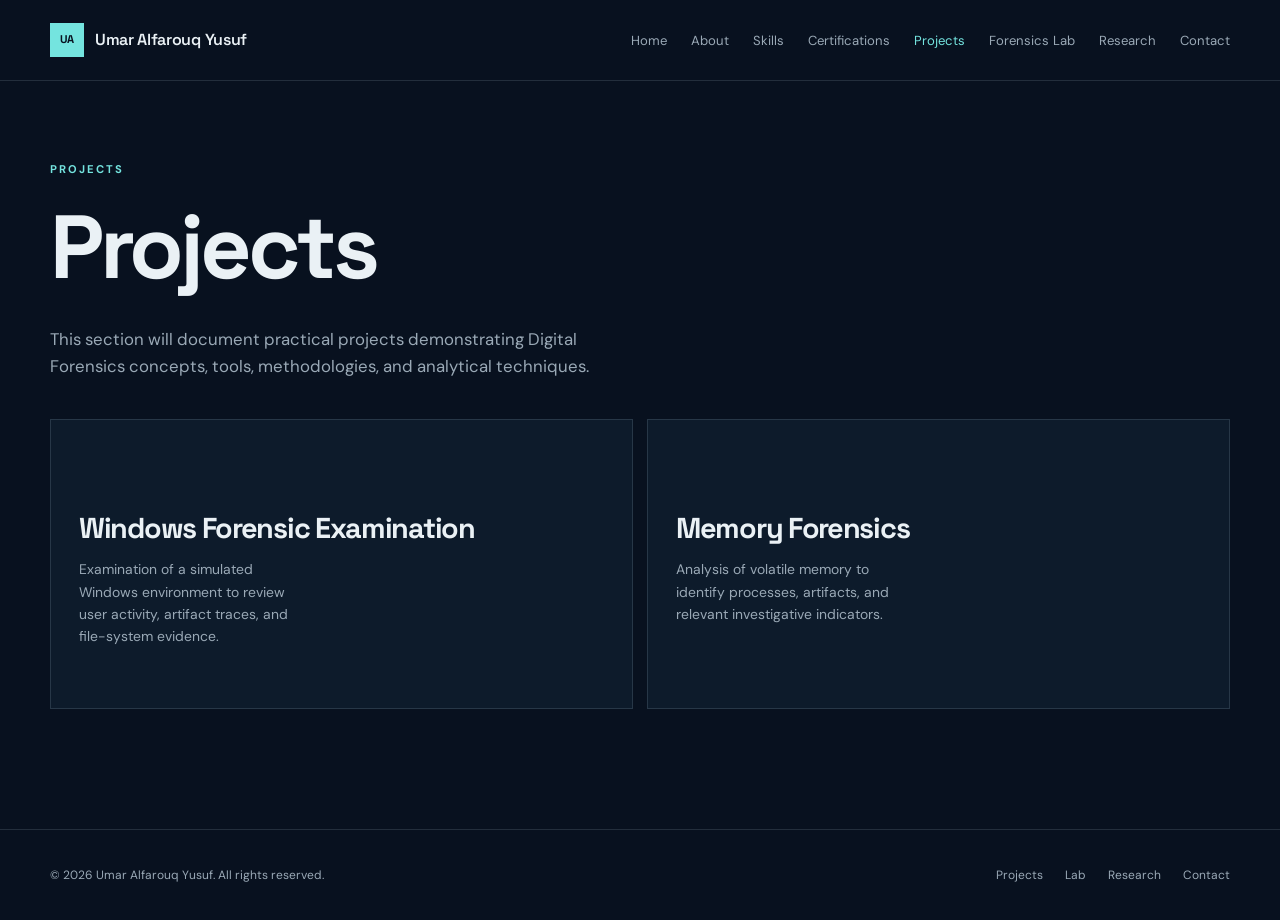
<file: projects.html>
<!doctype html>
<html lang="en">
<head>
  <meta charset="UTF-8">
  <meta name="viewport" content="width=device-width, initial-scale=1.0">
  <meta name="description" content="Projects by Umar Alfarouq Yusuf in Digital Forensics.">
  <meta name="theme-color" content="#08111f">
  <title>Projects | Umar Alfarouq Yusuf</title>
  <link rel="preconnect" href="https://fonts.googleapis.com">
  <link rel="preconnect" href="https://fonts.gstatic.com" crossorigin>
  <link href="https://fonts.googleapis.com/css2?family=DM+Sans:wght@400;500;600;700&family=Space+Grotesk:wght@500;600;700&display=swap" rel="stylesheet">
  <link rel="stylesheet" href="css/style.css">
</head>
<body>
  <header class="site-header">
    <div class="container nav-wrap">
      <a class="brand" href="index.html" aria-label="Umar Alfarouq Yusuf home">
        <span class="brand-mark" aria-hidden="true">UA</span>
        <span>Umar Alfarouq Yusuf</span>
      </a>
      <nav class="site-nav" aria-label="Primary navigation">
        <a href="index.html">Home</a>
        <a href="about.html">About</a>
        <a href="skills.html">Skills</a>
        <a href="certifications.html">Certifications</a>
        <a class="active" href="projects.html" aria-current="page">Projects</a>
        <a href="lab.html">Forensics Lab</a>
        <a href="research.html">Research</a>
        <a href="contact.html">Contact</a>
      </nav>
    </div>
  </header>

  <main class="container" style="padding: 80px 0 120px;">
    <p class="eyebrow">Projects</p>
    <h1>Projects</h1>
    <p class="hero-text">This section will document practical projects demonstrating Digital Forensics concepts, tools, methodologies, and analytical techniques.</p>

    <div class="focus-grid" style="margin-top: 40px; grid-template-columns: repeat(2, minmax(0, 1fr));">
      <article class="focus-card">
        <h3>Windows Forensic Examination</h3>
        <p>Examination of a simulated Windows environment to review user activity, artifact traces, and file-system evidence.</p>
      </article>
      <article class="focus-card">
        <h3>Memory Forensics</h3>
        <p>Analysis of volatile memory to identify processes, artifacts, and relevant investigative indicators.</p>
      </article>
    </div>
  </main>

  <footer class="site-footer">
    <div class="container footer-wrap">
      <p>© 2026 Umar Alfarouq Yusuf. All rights reserved.</p>
      <div>
        <a href="projects.html">Projects</a>
        <a href="lab.html">Lab</a>
        <a href="research.html">Research</a>
        <a href="contact.html">Contact</a>
      </div>
    </div>
  </footer>
</body>
</html>
</file>
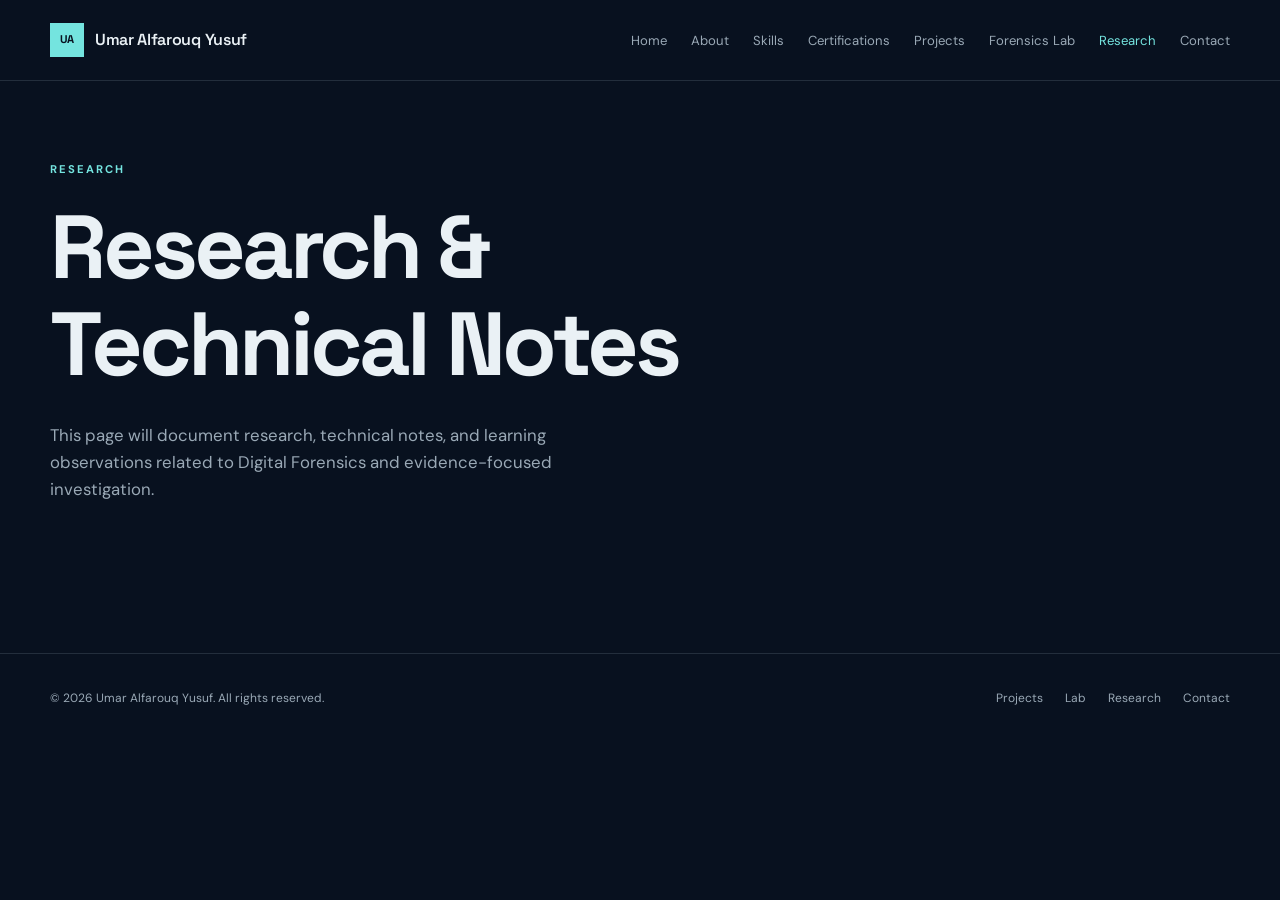
<file: research.html>
<!doctype html>
<html lang="en">
<head>
  <meta charset="UTF-8">
  <meta name="viewport" content="width=device-width, initial-scale=1.0">
  <meta name="description" content="Research and technical notes by Umar Alfarouq Yusuf in Digital Forensics.">
  <meta name="theme-color" content="#08111f">
  <title>Research | Umar Alfarouq Yusuf</title>
  <link rel="preconnect" href="https://fonts.googleapis.com">
  <link rel="preconnect" href="https://fonts.gstatic.com" crossorigin>
  <link href="https://fonts.googleapis.com/css2?family=DM+Sans:wght@400;500;600;700&family=Space+Grotesk:wght@500;600;700&display=swap" rel="stylesheet">
  <link rel="stylesheet" href="css/style.css">
</head>
<body>
  <header class="site-header">
    <div class="container nav-wrap">
      <a class="brand" href="index.html" aria-label="Umar Alfarouq Yusuf home">
        <span class="brand-mark" aria-hidden="true">UA</span>
        <span>Umar Alfarouq Yusuf</span>
      </a>
      <nav class="site-nav" aria-label="Primary navigation">
        <a href="index.html">Home</a>
        <a href="about.html">About</a>
        <a href="skills.html">Skills</a>
        <a href="certifications.html">Certifications</a>
        <a href="projects.html">Projects</a>
        <a href="lab.html">Forensics Lab</a>
        <a class="active" href="research.html" aria-current="page">Research</a>
        <a href="contact.html">Contact</a>
      </nav>
    </div>
  </header>

  <main class="container" style="padding: 80px 0 120px;">
    <p class="eyebrow">Research</p>
    <h1>Research & Technical Notes</h1>
    <p class="hero-text">This page will document research, technical notes, and learning observations related to Digital Forensics and evidence-focused investigation.</p>
  </main>

  <footer class="site-footer">
    <div class="container footer-wrap">
      <p>© 2026 Umar Alfarouq Yusuf. All rights reserved.</p>
      <div>
        <a href="projects.html">Projects</a>
        <a href="lab.html">Lab</a>
        <a href="research.html">Research</a>
        <a href="contact.html">Contact</a>
      </div>
    </div>
  </footer>
</body>
</html>
</file>
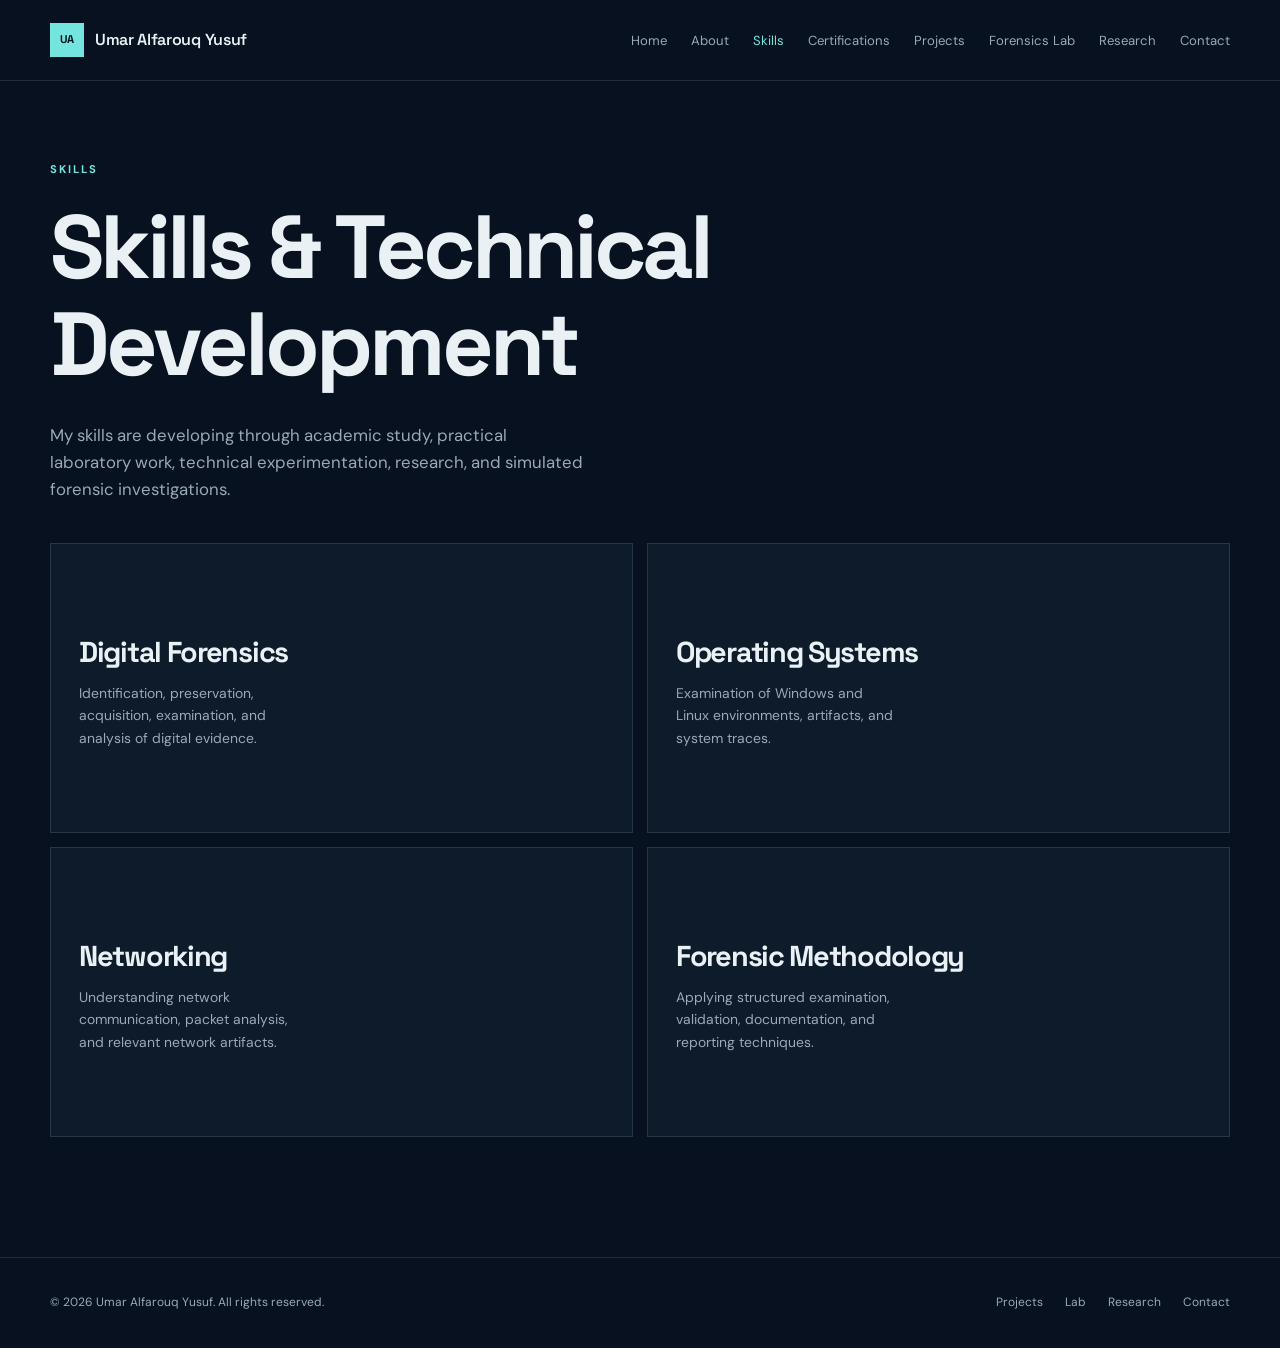
<file: skills.html>
<!doctype html>
<html lang="en">
<head>
  <meta charset="UTF-8">
  <meta name="viewport" content="width=device-width, initial-scale=1.0">
  <meta name="description" content="Skills and technical development of Umar Alfarouq Yusuf in Digital Forensics.">
  <meta name="theme-color" content="#08111f">
  <title>Skills | Umar Alfarouq Yusuf</title>
  <link rel="preconnect" href="https://fonts.googleapis.com">
  <link rel="preconnect" href="https://fonts.gstatic.com" crossorigin>
  <link href="https://fonts.googleapis.com/css2?family=DM+Sans:wght@400;500;600;700&family=Space+Grotesk:wght@500;600;700&display=swap" rel="stylesheet">
  <link rel="stylesheet" href="css/style.css">
</head>
<body>
  <header class="site-header">
    <div class="container nav-wrap">
      <a class="brand" href="index.html" aria-label="Umar Alfarouq Yusuf home">
        <span class="brand-mark" aria-hidden="true">UA</span>
        <span>Umar Alfarouq Yusuf</span>
      </a>
      <nav class="site-nav" aria-label="Primary navigation">
        <a href="index.html">Home</a>
        <a href="about.html">About</a>
        <a class="active" href="skills.html" aria-current="page">Skills</a>
        <a href="certifications.html">Certifications</a>
        <a href="projects.html">Projects</a>
        <a href="lab.html">Forensics Lab</a>
        <a href="research.html">Research</a>
        <a href="contact.html">Contact</a>
      </nav>
    </div>
  </header>

  <main class="container" style="padding: 80px 0 120px;">
    <p class="eyebrow">Skills</p>
    <h1>Skills & Technical Development</h1>
    <p class="hero-text">My skills are developing through academic study, practical laboratory work, technical experimentation, research, and simulated forensic investigations.</p>

    <div class="focus-grid" style="margin-top: 40px; grid-template-columns: repeat(2, minmax(0, 1fr));">
      <article class="focus-card">
        <h3>Digital Forensics</h3>
        <p>Identification, preservation, acquisition, examination, and analysis of digital evidence.</p>
      </article>
      <article class="focus-card">
        <h3>Operating Systems</h3>
        <p>Examination of Windows and Linux environments, artifacts, and system traces.</p>
      </article>
      <article class="focus-card">
        <h3>Networking</h3>
        <p>Understanding network communication, packet analysis, and relevant network artifacts.</p>
      </article>
      <article class="focus-card">
        <h3>Forensic Methodology</h3>
        <p>Applying structured examination, validation, documentation, and reporting techniques.</p>
      </article>
    </div>
  </main>

  <footer class="site-footer">
    <div class="container footer-wrap">
      <p>© 2026 Umar Alfarouq Yusuf. All rights reserved.</p>
      <div>
        <a href="projects.html">Projects</a>
        <a href="lab.html">Lab</a>
        <a href="research.html">Research</a>
        <a href="contact.html">Contact</a>
      </div>
    </div>
  </footer>
</body>
</html>
</file>
<file: css/style.css>
:root {
  --ink: #eaf1f5;
  --muted: #9aa9b6;
  --line: rgba(190, 215, 225, .15);
  --navy: #08111f;
  --panel: #0d1b2b;
  --cyan: #74e4df;
  --lime: #c9ef78;
  --max: 1180px;
}

* { box-sizing: border-box; }
html { scroll-behavior: smooth; }
body { margin: 0; color: var(--ink); background: var(--navy); font-family: "DM Sans", sans-serif; line-height: 1.6; }
a { color: inherit; text-decoration: none; }
.container { width: min(calc(100% - 48px), var(--max)); margin-inline: auto; }
.skip-link { position: fixed; top: -100px; left: 20px; z-index: 10; padding: 10px 14px; color: var(--navy); background: var(--cyan); }
.skip-link:focus { top: 20px; }

.site-header { border-bottom: 1px solid var(--line); }
.nav-wrap, .footer-wrap { display: flex; align-items: center; justify-content: space-between; min-height: 80px; gap: 24px; }
.brand { display: inline-flex; align-items: center; gap: 11px; font-family: "Space Grotesk", sans-serif; font-weight: 600; letter-spacing: -.02em; white-space: nowrap; }
.brand-mark { display: grid; width: 34px; height: 34px; place-items: center; color: var(--navy); background: var(--cyan); font-size: .7rem; font-weight: 700; }
.site-nav { display: flex; flex-wrap: wrap; justify-content: flex-end; gap: 24px; color: var(--muted); font-size: .82rem; }
.site-nav a { transition: color .2s ease; }
.site-nav a:hover, .site-nav a.active { color: var(--cyan); }

.hero { display: grid; grid-template-columns: 1.1fr .9fr; align-items: center; min-height: 650px; gap: 50px; padding-block: 90px; }
.eyebrow { margin: 0 0 20px; color: var(--cyan); font-size: .7rem; font-weight: 700; letter-spacing: .18em; text-transform: uppercase; }
.status-dot, .pulse { display: inline-block; width: 7px; height: 7px; margin-right: 8px; border-radius: 50%; background: var(--lime); box-shadow: 0 0 12px var(--lime); }
h1, h2, h3 { margin: 0; font-family: "Space Grotesk", sans-serif; line-height: 1.08; letter-spacing: -.045em; }
h1 { max-width: 700px; font-size: clamp(3.2rem, 7vw, 6.3rem); }
h1 span, h2 em { color: var(--cyan); font-style: normal; }
.hero-text { max-width: 540px; margin: 30px 0; color: var(--muted); font-size: 1.05rem; }
.hero-actions { display: flex; flex-wrap: wrap; gap: 12px; }
.button { display: inline-flex; align-items: center; justify-content: center; gap: 18px; min-height: 48px; padding: 0 20px; border: 1px solid var(--cyan); font-size: .8rem; font-weight: 700; transition: transform .2s ease, background .2s ease; }
.button:hover { transform: translateY(-3px); }
.button-primary { color: var(--navy); background: var(--cyan); }
.button-primary:hover { background: var(--lime); border-color: var(--lime); }
.button-secondary { border-color: var(--line); color: var(--muted); }
.button-secondary:hover { color: var(--ink); border-color: var(--cyan); }

.hero-visual { position: relative; display: grid; min-height: 390px; place-items: center; }
.orbit { position: absolute; border: 1px solid var(--line); border-radius: 50%; transform: rotate(-25deg); }
.orbit-one { width: 360px; height: 190px; }
.orbit-two { width: 240px; height: 370px; }
.evidence-card { position: relative; width: min(100%, 300px); min-height: 355px; padding: 25px; overflow: hidden; border: 1px solid rgba(116, 228, 223, .38); background: linear-gradient(145deg, rgba(25, 52, 67, .92), rgba(9, 24, 39, .96)); box-shadow: 25px 30px 80px rgba(0, 0, 0, .25); transform: rotate(5deg); }
.card-top, .card-meta { display: flex; justify-content: space-between; color: var(--muted); font-size: .62rem; letter-spacing: .12em; }
.pulse { margin: 4px 0 0; }
.scan-lines { height: 120px; margin: 42px -25px 25px; opacity: .35; background: repeating-linear-gradient(0deg, transparent 0 8px, var(--cyan) 9px 10px); }
.fingerprint { position: absolute; top: 100px; left: 0; width: 100%; color: var(--cyan); opacity: .2; text-align: center; font-size: 8rem; }
.card-title { position: relative; margin: 0 0 35px; font-size: 1.45rem; line-height: 1.2; }
.card-title strong, .card-meta strong { color: var(--lime); }

.intro-section { display: grid; grid-template-columns: 1fr 1fr; gap: 80px; padding-block: 115px; border-top: 1px solid var(--line); }
h2 { font-size: clamp(2.4rem, 5vw, 4.5rem); }
.intro-content { max-width: 440px; padding-top: 44px; color: var(--muted); font-size: 1.1rem; }
.text-link { display: inline-flex; gap: 18px; margin-top: 22px; color: var(--cyan); font-size: .82rem; font-weight: 700; }
.text-link:hover { color: var(--lime); }
.focus-section { padding-block: 100px 120px; background: #0a1726; }
.section-heading-row { display: flex; align-items: end; justify-content: space-between; margin-bottom: 50px; }
.section-heading-row .text-link { margin-bottom: 8px; }
.focus-grid { display: grid; grid-template-columns: repeat(3, 1fr); gap: 14px; }
.focus-card { position: relative; min-height: 290px; padding: 28px; border: 1px solid var(--line); background: var(--panel); }
.focus-card.featured { border-color: rgba(116, 228, 223, .6); background: linear-gradient(135deg, #123044, #0d1b2b); }
.focus-card .number { color: var(--cyan); font-size: .7rem; letter-spacing: .1em; }
.focus-card h3 { margin-top: 65px; font-size: 1.8rem; }
.focus-card p { max-width: 220px; color: var(--muted); font-size: .87rem; }
.focus-card > a { position: absolute; right: 27px; bottom: 25px; color: var(--cyan); font-size: 1.4rem; }
.cta-section { padding-block: 100px; }
.cta-box { padding: 65px; border: 1px solid var(--line); background: radial-gradient(circle at 90% 20%, rgba(116, 228, 223, .14), transparent 35%), var(--panel); }
.cta-box h2 { margin-bottom: 35px; }
.site-footer { border-top: 1px solid var(--line); color: var(--muted); font-size: .75rem; }
.footer-wrap { min-height: 90px; }
.footer-wrap div { display: flex; gap: 22px; }
.footer-wrap a:hover { color: var(--cyan); }

@media (max-width: 850px) {
  .nav-wrap { align-items: flex-start; flex-direction: column; padding-block: 18px; }
  .site-nav { justify-content: flex-start; gap: 12px 18px; }
  .hero { grid-template-columns: 1fr; padding-block: 75px; }
  .hero-visual { min-height: 330px; }
  .intro-section { gap: 35px; }
}
@media (max-width: 620px) {
  .container { width: min(calc(100% - 32px), var(--max)); }
  h1 { font-size: clamp(2.9rem, 15vw, 4.5rem); }
  .intro-section, .focus-grid { grid-template-columns: 1fr; }
  .intro-content { padding-top: 0; }
  .section-heading-row { align-items: flex-start; flex-direction: column; gap: 15px; }
  .focus-card { min-height: 245px; }
  .focus-card h3 { margin-top: 45px; }
  .cta-box { padding: 38px 24px; }
  .footer-wrap { align-items: flex-start; flex-direction: column; justify-content: center; padding-block: 25px; }
}
@media (prefers-reduced-motion: reduce) { *, *::before, *::after { scroll-behavior: auto !important; transition: none !important; } }
</file>
